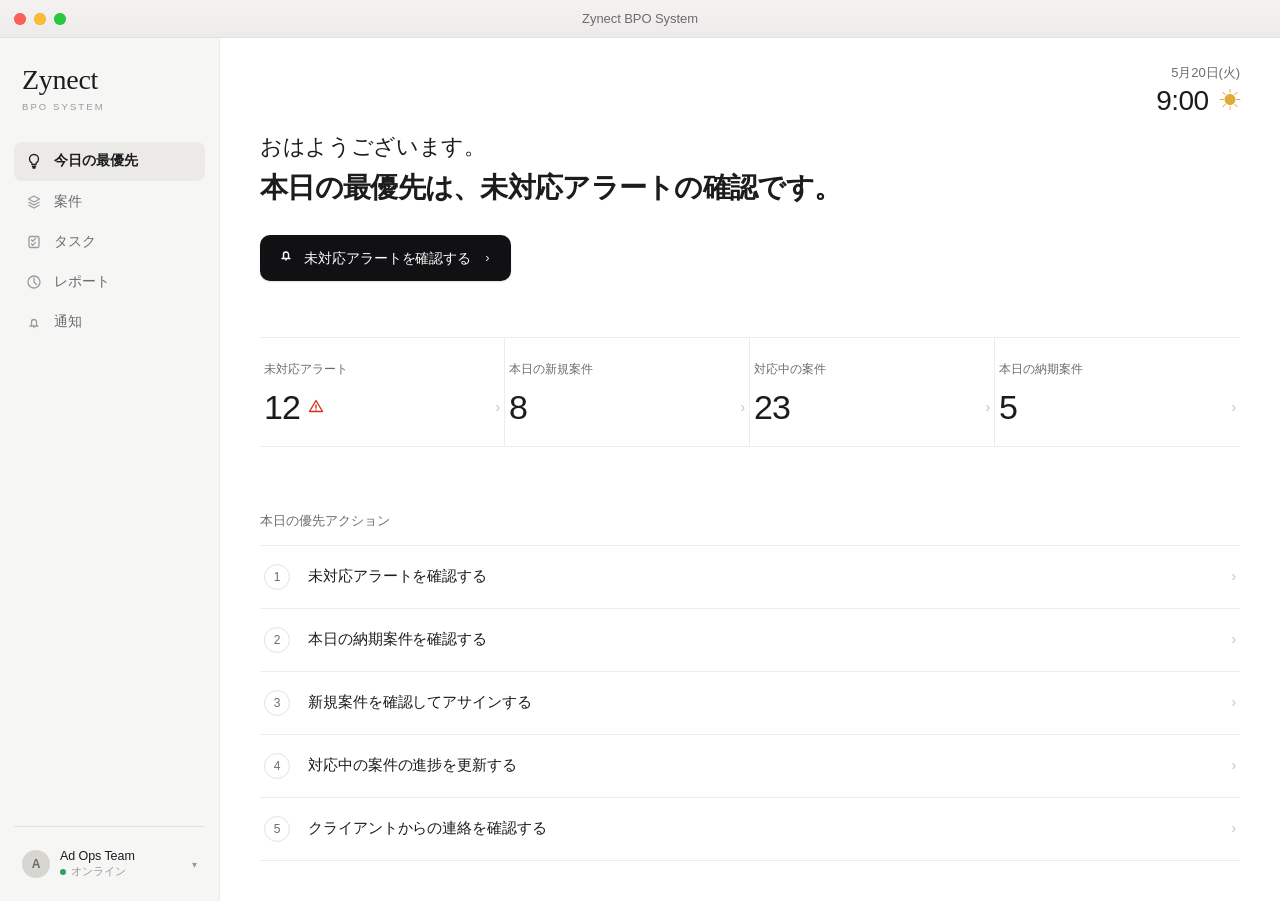
<file: index.html>
<!doctype html>
<html lang="ja">
<head>
  <meta charset="utf-8" />
  <meta name="viewport" content="width=1280" />
  <title>Zynect BPO System</title>
  <link rel="stylesheet" href="css/style.css" />
</head>
<body>

<div class="window">

  <!-- macOS-style titlebar -->
  <div class="titlebar">
    <div class="traffic"><span class="r"></span><span class="y"></span><span class="g"></span></div>
    <div class="titlebar-title">Zynect BPO System</div>
  </div>

  <div class="app">

    <!-- ============ Sidebar ============ -->
    <aside class="sidebar">
      <div class="brand">
        <div class="brand-name">Zynect</div>
        <div class="brand-sub">BPO SYSTEM</div>
      </div>

      <nav class="nav">
        <a class="nav-item active" href="index.html">
          <span class="nav-ico">
            <svg width="16" height="16" viewBox="0 0 16 16" fill="none" stroke="currentColor" stroke-width="1.3" stroke-linecap="round" stroke-linejoin="round">
              <path d="M8 1.5c-2.5 0-4.5 2-4.5 4.5 0 1.7 1 3.2 2.4 4v1.5h4.2V10c1.4-.8 2.4-2.3 2.4-4 0-2.5-2-4.5-4.5-4.5z"/>
              <path d="M6.4 13.5h3.2M7 15h2"/>
            </svg>
          </span>
          今日の最優先
        </a>
        <a class="nav-item" href="focus.html">
          <span class="nav-ico">
            <svg width="16" height="16" viewBox="0 0 16 16" fill="none" stroke="currentColor" stroke-width="1.3" stroke-linejoin="round">
              <path d="M2.5 5l5.5-3 5.5 3-5.5 3z"/>
              <path d="M2.5 8l5.5 3 5.5-3M2.5 11l5.5 3 5.5-3"/>
            </svg>
          </span>
          案件
        </a>
        <a class="nav-item" href="#">
          <span class="nav-ico">
            <svg width="16" height="16" viewBox="0 0 16 16" fill="none" stroke="currentColor" stroke-width="1.3" stroke-linecap="round" stroke-linejoin="round">
              <rect x="3" y="2.5" width="10" height="11" rx="1.5"/>
              <path d="M5.5 6l1.2 1.2L9.5 4.4M5.5 10l1.2 1.2L9.5 8.4"/>
            </svg>
          </span>
          タスク
        </a>
        <a class="nav-item" href="#">
          <span class="nav-ico">
            <svg width="16" height="16" viewBox="0 0 16 16" fill="none" stroke="currentColor" stroke-width="1.3" stroke-linecap="round" stroke-linejoin="round">
              <circle cx="8" cy="8" r="6"/>
              <path d="M8 4v4l2.5 2.5"/>
            </svg>
          </span>
          レポート
        </a>
        <a class="nav-item" href="#">
          <span class="nav-ico">
            <svg width="16" height="16" viewBox="0 0 16 16" fill="none" stroke="currentColor" stroke-width="1.3" stroke-linecap="round" stroke-linejoin="round">
              <path d="M4 12h8M5.5 12V8a2.5 2.5 0 015 0v4M8 12v1.5"/>
            </svg>
          </span>
          通知
        </a>
      </nav>

      <div class="sidebar-foot">
        <div class="user">
          <div class="user-av">A</div>
          <div class="user-meta">
            <div class="user-name">Ad Ops Team</div>
            <div class="user-status"><span class="dot"></span>オンライン</div>
          </div>
          <div class="user-caret">▾</div>
        </div>
      </div>
    </aside>

    <!-- ============ Main ============ -->
    <main class="main">

      <!-- Date/Time (upper right) -->
      <div class="datetime">
        <div class="dt-date">5月20日(火)</div>
        <div class="dt-time">9:00 <span class="sun">☀</span></div>
      </div>

      <!-- Headline: ONE message -->
      <section class="headline">
        <p class="greeting">おはようございます。</p>
        <h1 class="priority-msg">本日の最優先は、未対応アラートの確認です。</h1>
      </section>

      <!-- Single Primary CTA → Level 2 Focus Queue -->
      <a class="cta" href="focus.html?t=alerts">
        <span class="bell">
          <svg width="16" height="16" viewBox="0 0 16 16" fill="none" stroke="currentColor" stroke-width="1.4" stroke-linecap="round" stroke-linejoin="round">
            <path d="M4 11.5h8M5.5 11.5V7.5a2.5 2.5 0 015 0v4M8 11.5v1.5"/>
          </svg>
        </span>
        未対応アラートを確認する
        <span class="arr">›</span>
      </a>

      <!-- KPI strip: each KPI is a doorway to Level 2 -->
      <div class="kpi-strip">
        <a class="kpi" href="focus.html?t=alerts">
          <div class="kpi-label">未対応アラート</div>
          <div class="kpi-row">
            <div class="kpi-value">
              12
              <span class="kpi-warn">
                <svg width="16" height="14" viewBox="0 0 16 14" fill="none" stroke="currentColor" stroke-width="1.4" stroke-linecap="round" stroke-linejoin="round">
                  <path d="M8 1.5l6.5 11h-13z"/>
                  <path d="M8 6v3M8 11v.01"/>
                </svg>
              </span>
            </div>
            <span class="kpi-chev">›</span>
          </div>
        </a>
        <a class="kpi" href="focus.html?t=cases">
          <div class="kpi-label">本日の新規案件</div>
          <div class="kpi-row">
            <div class="kpi-value">8</div>
            <span class="kpi-chev">›</span>
          </div>
        </a>
        <a class="kpi" href="focus.html?t=cases">
          <div class="kpi-label">対応中の案件</div>
          <div class="kpi-row">
            <div class="kpi-value">23</div>
            <span class="kpi-chev">›</span>
          </div>
        </a>
        <a class="kpi" href="focus.html?t=cases">
          <div class="kpi-label">本日の納期案件</div>
          <div class="kpi-row">
            <div class="kpi-value">5</div>
            <span class="kpi-chev">›</span>
          </div>
        </a>
      </div>

      <!-- Priority Actions: each row enters Level 2 (or Level 3 for a known case) -->
      <h2 class="section-title">本日の優先アクション</h2>
      <ol class="action-list">
        <li class="action-row" onclick="location.href='focus.html?t=alerts'">
          <div class="action-num">1</div>
          <div class="action-text">未対応アラートを確認する</div>
          <span class="action-chev">›</span>
        </li>
        <li class="action-row" onclick="location.href='focus.html?t=cases'">
          <div class="action-num">2</div>
          <div class="action-text">本日の納期案件を確認する</div>
          <span class="action-chev">›</span>
        </li>
        <li class="action-row" onclick="location.href='focus.html?t=cases'">
          <div class="action-num">3</div>
          <div class="action-text">新規案件を確認してアサインする</div>
          <span class="action-chev">›</span>
        </li>
        <li class="action-row" onclick="location.href='focus.html?t=cases'">
          <div class="action-num">4</div>
          <div class="action-text">対応中の案件の進捗を更新する</div>
          <span class="action-chev">›</span>
        </li>
        <li class="action-row" onclick="location.href='focus.html?t=cases'">
          <div class="action-num">5</div>
          <div class="action-text">クライアントからの連絡を確認する</div>
          <span class="action-chev">›</span>
        </li>
      </ol>

    </main>
  </div>
</div>

<script src="js/app.js"></script>
</body>
</html>
</file>
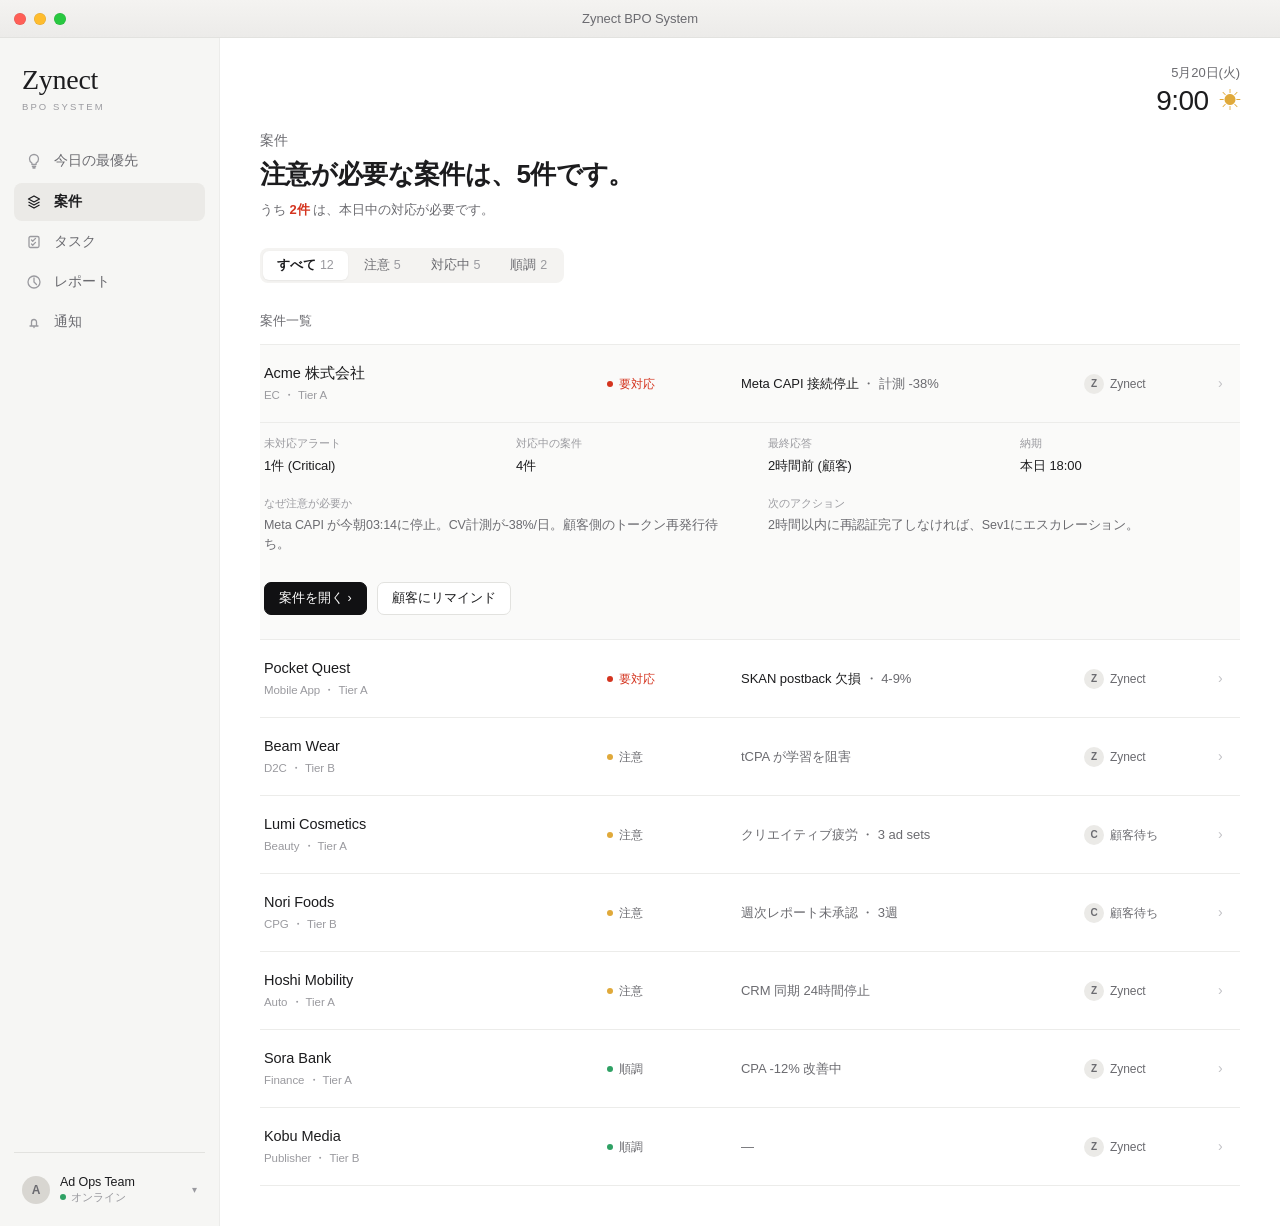
<file: clients.html>
<!doctype html>
<html lang="ja">
<head>
  <meta charset="utf-8" />
  <meta name="viewport" content="width=1280" />
  <title>Zynect BPO System — 案件</title>
  <link rel="stylesheet" href="css/style.css" />
</head>
<body>

<div class="window">

  <!-- macOS-style titlebar -->
  <div class="titlebar">
    <div class="traffic"><span class="r"></span><span class="y"></span><span class="g"></span></div>
    <div class="titlebar-title">Zynect BPO System</div>
  </div>

  <div class="app">

    <!-- ============ Sidebar ============ -->
    <aside class="sidebar">
      <div class="brand">
        <div class="brand-name">Zynect</div>
        <div class="brand-sub">BPO SYSTEM</div>
      </div>

      <nav class="nav">
        <a class="nav-item" href="index.html">
          <span class="nav-ico">
            <svg width="16" height="16" viewBox="0 0 16 16" fill="none" stroke="currentColor" stroke-width="1.3" stroke-linecap="round" stroke-linejoin="round">
              <path d="M8 1.5c-2.5 0-4.5 2-4.5 4.5 0 1.7 1 3.2 2.4 4v1.5h4.2V10c1.4-.8 2.4-2.3 2.4-4 0-2.5-2-4.5-4.5-4.5z"/>
              <path d="M6.4 13.5h3.2M7 15h2"/>
            </svg>
          </span>
          今日の最優先
        </a>
        <a class="nav-item active" href="clients.html">
          <span class="nav-ico">
            <svg width="16" height="16" viewBox="0 0 16 16" fill="none" stroke="currentColor" stroke-width="1.3" stroke-linejoin="round">
              <path d="M2.5 5l5.5-3 5.5 3-5.5 3z"/>
              <path d="M2.5 8l5.5 3 5.5-3M2.5 11l5.5 3 5.5-3"/>
            </svg>
          </span>
          案件
        </a>
        <a class="nav-item" href="#">
          <span class="nav-ico">
            <svg width="16" height="16" viewBox="0 0 16 16" fill="none" stroke="currentColor" stroke-width="1.3" stroke-linecap="round" stroke-linejoin="round">
              <rect x="3" y="2.5" width="10" height="11" rx="1.5"/>
              <path d="M5.5 6l1.2 1.2L9.5 4.4M5.5 10l1.2 1.2L9.5 8.4"/>
            </svg>
          </span>
          タスク
        </a>
        <a class="nav-item" href="#">
          <span class="nav-ico">
            <svg width="16" height="16" viewBox="0 0 16 16" fill="none" stroke="currentColor" stroke-width="1.3" stroke-linecap="round" stroke-linejoin="round">
              <circle cx="8" cy="8" r="6"/>
              <path d="M8 4v4l2.5 2.5"/>
            </svg>
          </span>
          レポート
        </a>
        <a class="nav-item" href="#">
          <span class="nav-ico">
            <svg width="16" height="16" viewBox="0 0 16 16" fill="none" stroke="currentColor" stroke-width="1.3" stroke-linecap="round" stroke-linejoin="round">
              <path d="M4 12h8M5.5 12V8a2.5 2.5 0 015 0v4M8 12v1.5"/>
            </svg>
          </span>
          通知
        </a>
      </nav>

      <div class="sidebar-foot">
        <div class="user">
          <div class="user-av">A</div>
          <div class="user-meta">
            <div class="user-name">Ad Ops Team</div>
            <div class="user-status"><span class="dot"></span>オンライン</div>
          </div>
          <div class="user-caret">▾</div>
        </div>
      </div>
    </aside>

    <!-- ============ Main ============ -->
    <main class="main">

      <!-- Date/Time (upper right) -->
      <div class="datetime">
        <div class="dt-date">5月20日(火)</div>
        <div class="dt-time">9:00 <span class="sun">☀</span></div>
      </div>

      <!-- Headline: ONE message -->
      <section class="page-h">
        <p class="greeting">案件</p>
        <h1 class="priority-msg">注意が必要な案件は、5件です。</h1>
        <p class="subhead">うち <em>2件</em> は、本日中の対応が必要です。</p>
      </section>

      <!-- Minimal segmented filter -->
      <div class="seg">
        <button class="on">すべて<span class="count">12</span></button>
        <button>注意<span class="count">5</span></button>
        <button>対応中<span class="count">5</span></button>
        <button>順調<span class="count">2</span></button>
      </div>

      <!-- Client list — same restraint as action list -->
      <h2 class="section-title">案件一覧</h2>
      <ul class="client-list">

        <li class="client-row expanded" onclick="toggleRow(this)">
          <div>
            <div class="c-name">Acme 株式会社</div>
            <div class="c-meta">EC ・ Tier A</div>
          </div>
          <div class="c-status danger"><span class="dot"></span>要対応</div>
          <div class="c-issue"><em>Meta CAPI 接続停止</em> ・ 計測 -38%</div>
          <div class="c-owner"><span class="c-owner-av">Z</span>Zynect</div>
          <span class="chev-r">›</span>
        </li>
        <div class="client-detail">
          <div class="det-grid">
            <div class="det-block">
              <div class="det-label">未対応アラート</div>
              <div class="det-value">1件 (Critical)</div>
            </div>
            <div class="det-block">
              <div class="det-label">対応中の案件</div>
              <div class="det-value">4件</div>
            </div>
            <div class="det-block">
              <div class="det-label">最終応答</div>
              <div class="det-value">2時間前 (顧客)</div>
            </div>
            <div class="det-block">
              <div class="det-label">納期</div>
              <div class="det-value">本日 18:00</div>
            </div>
            <div class="det-block det-grid-2">
              <div class="det-label">なぜ注意が必要か</div>
              <div class="det-value muted">
                Meta CAPI が今朝03:14に停止。CV計測が-38%/日。顧客側のトークン再発行待ち。
              </div>
            </div>
            <div class="det-block det-grid-2">
              <div class="det-label">次のアクション</div>
              <div class="det-value muted">
                2時間以内に再認証完了しなければ、Sev1にエスカレーション。
              </div>
            </div>
          </div>
          <div class="det-actions">
            <button class="btn-mini dark">案件を開く ›</button>
            <button class="btn-mini">顧客にリマインド</button>
          </div>
        </div>

        <li class="client-row" onclick="toggleRow(this)">
          <div>
            <div class="c-name">Pocket Quest</div>
            <div class="c-meta">Mobile App ・ Tier A</div>
          </div>
          <div class="c-status danger"><span class="dot"></span>要対応</div>
          <div class="c-issue"><em>SKAN postback 欠損</em> ・ 4-9%</div>
          <div class="c-owner"><span class="c-owner-av">Z</span>Zynect</div>
          <span class="chev-r">›</span>
        </li>
        <div class="client-detail"></div>

        <li class="client-row" onclick="toggleRow(this)">
          <div>
            <div class="c-name">Beam Wear</div>
            <div class="c-meta">D2C ・ Tier B</div>
          </div>
          <div class="c-status warn"><span class="dot"></span>注意</div>
          <div class="c-issue">tCPA が学習を阻害</div>
          <div class="c-owner"><span class="c-owner-av">Z</span>Zynect</div>
          <span class="chev-r">›</span>
        </li>
        <div class="client-detail"></div>

        <li class="client-row" onclick="toggleRow(this)">
          <div>
            <div class="c-name">Lumi Cosmetics</div>
            <div class="c-meta">Beauty ・ Tier A</div>
          </div>
          <div class="c-status warn"><span class="dot"></span>注意</div>
          <div class="c-issue">クリエイティブ疲労 ・ 3 ad sets</div>
          <div class="c-owner"><span class="c-owner-av">C</span>顧客待ち</div>
          <span class="chev-r">›</span>
        </li>
        <div class="client-detail"></div>

        <li class="client-row" onclick="toggleRow(this)">
          <div>
            <div class="c-name">Nori Foods</div>
            <div class="c-meta">CPG ・ Tier B</div>
          </div>
          <div class="c-status warn"><span class="dot"></span>注意</div>
          <div class="c-issue">週次レポート未承認 ・ 3週</div>
          <div class="c-owner"><span class="c-owner-av">C</span>顧客待ち</div>
          <span class="chev-r">›</span>
        </li>
        <div class="client-detail"></div>

        <li class="client-row" onclick="toggleRow(this)">
          <div>
            <div class="c-name">Hoshi Mobility</div>
            <div class="c-meta">Auto ・ Tier A</div>
          </div>
          <div class="c-status warn"><span class="dot"></span>注意</div>
          <div class="c-issue">CRM 同期 24時間停止</div>
          <div class="c-owner"><span class="c-owner-av">Z</span>Zynect</div>
          <span class="chev-r">›</span>
        </li>
        <div class="client-detail"></div>

        <li class="client-row" onclick="toggleRow(this)">
          <div>
            <div class="c-name">Sora Bank</div>
            <div class="c-meta">Finance ・ Tier A</div>
          </div>
          <div class="c-status ok"><span class="dot"></span>順調</div>
          <div class="c-issue">CPA -12% 改善中</div>
          <div class="c-owner"><span class="c-owner-av">Z</span>Zynect</div>
          <span class="chev-r">›</span>
        </li>
        <div class="client-detail"></div>

        <li class="client-row" onclick="toggleRow(this)">
          <div>
            <div class="c-name">Kobu Media</div>
            <div class="c-meta">Publisher ・ Tier B</div>
          </div>
          <div class="c-status ok"><span class="dot"></span>順調</div>
          <div class="c-issue">—</div>
          <div class="c-owner"><span class="c-owner-av">Z</span>Zynect</div>
          <span class="chev-r">›</span>
        </li>
        <div class="client-detail"></div>

      </ul>

    </main>
  </div>
</div>

<script src="js/app.js"></script>
</body>
</html>
</file>
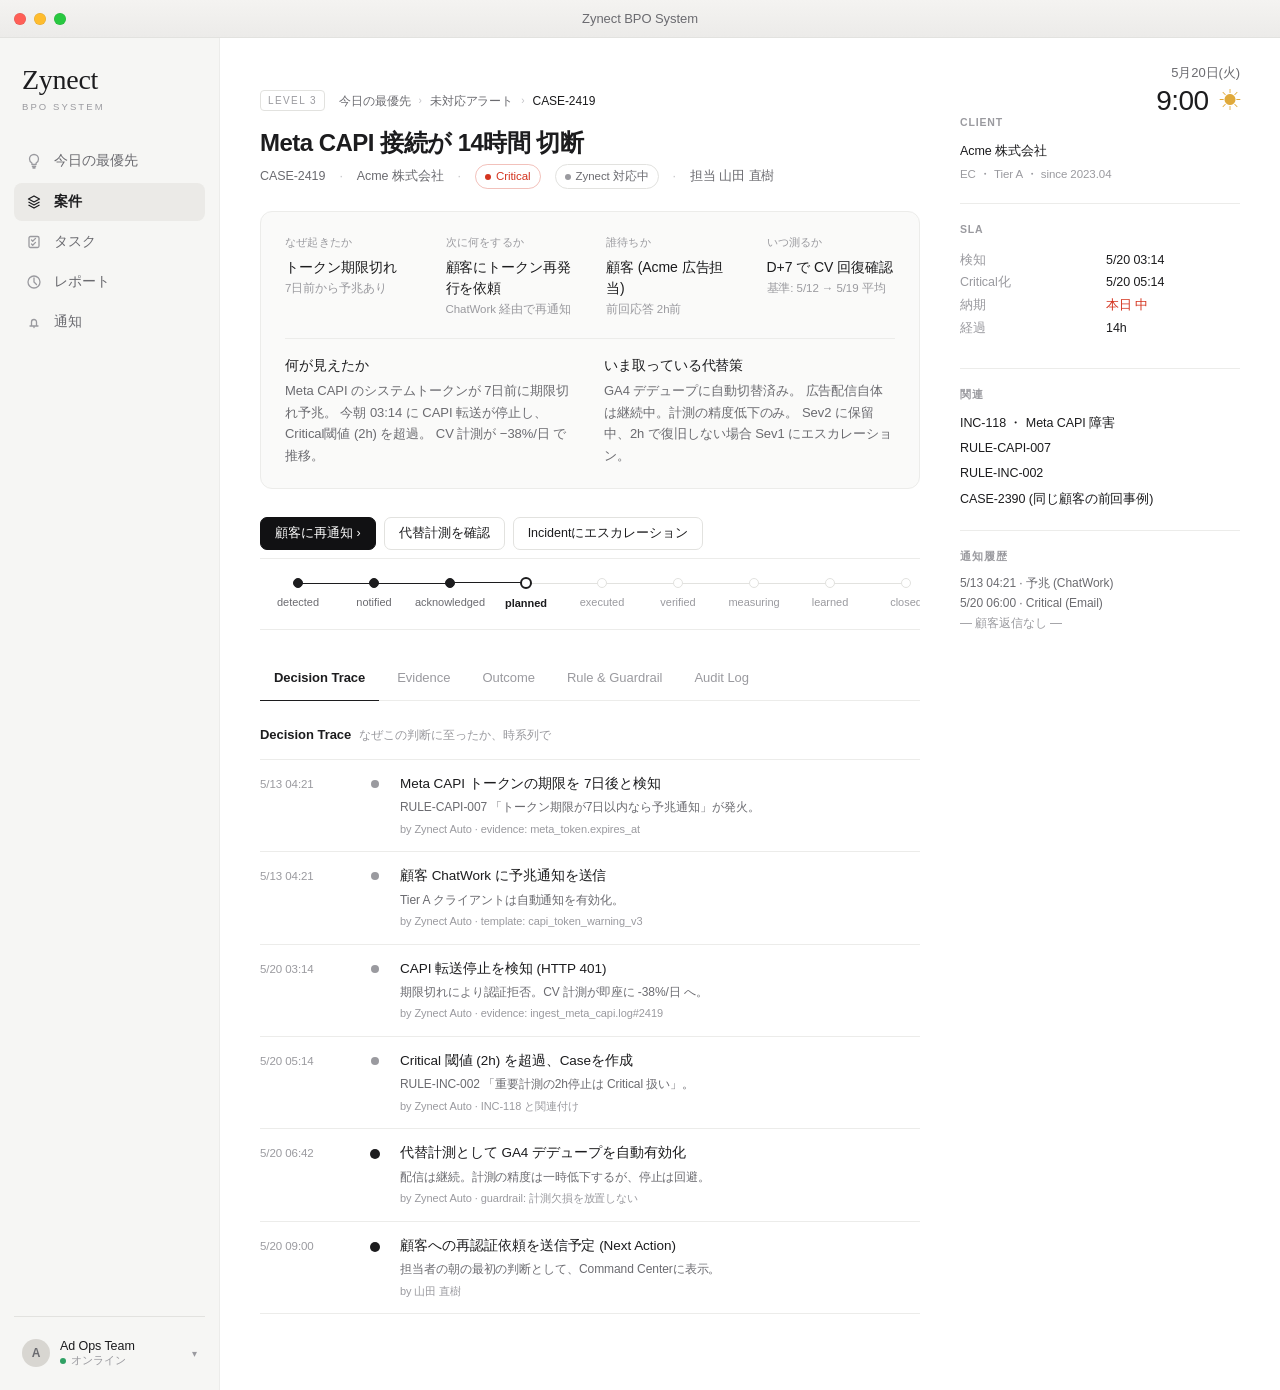
<file: detail.html>
<!doctype html>
<html lang="ja">
<head>
  <meta charset="utf-8" />
  <meta name="viewport" content="width=1280" />
  <title>Zynect BPO System — Case Detail</title>
  <link rel="stylesheet" href="css/style.css" />
</head>
<body>

<div class="window">

  <!-- macOS-style titlebar -->
  <div class="titlebar">
    <div class="traffic"><span class="r"></span><span class="y"></span><span class="g"></span></div>
    <div class="titlebar-title">Zynect BPO System</div>
  </div>

  <div class="app">

    <!-- ============ Sidebar ============ -->
    <aside class="sidebar">
      <div class="brand">
        <div class="brand-name">Zynect</div>
        <div class="brand-sub">BPO SYSTEM</div>
      </div>

      <nav class="nav">
        <a class="nav-item" href="index.html">
          <span class="nav-ico">
            <svg width="16" height="16" viewBox="0 0 16 16" fill="none" stroke="currentColor" stroke-width="1.3" stroke-linecap="round" stroke-linejoin="round">
              <path d="M8 1.5c-2.5 0-4.5 2-4.5 4.5 0 1.7 1 3.2 2.4 4v1.5h4.2V10c1.4-.8 2.4-2.3 2.4-4 0-2.5-2-4.5-4.5-4.5z"/>
              <path d="M6.4 13.5h3.2M7 15h2"/>
            </svg>
          </span>
          今日の最優先
        </a>
        <a class="nav-item active" href="focus.html">
          <span class="nav-ico">
            <svg width="16" height="16" viewBox="0 0 16 16" fill="none" stroke="currentColor" stroke-width="1.3" stroke-linejoin="round">
              <path d="M2.5 5l5.5-3 5.5 3-5.5 3z"/>
              <path d="M2.5 8l5.5 3 5.5-3M2.5 11l5.5 3 5.5-3"/>
            </svg>
          </span>
          案件
        </a>
        <a class="nav-item" href="#">
          <span class="nav-ico">
            <svg width="16" height="16" viewBox="0 0 16 16" fill="none" stroke="currentColor" stroke-width="1.3" stroke-linecap="round" stroke-linejoin="round">
              <rect x="3" y="2.5" width="10" height="11" rx="1.5"/>
              <path d="M5.5 6l1.2 1.2L9.5 4.4M5.5 10l1.2 1.2L9.5 8.4"/>
            </svg>
          </span>
          タスク
        </a>
        <a class="nav-item" href="#">
          <span class="nav-ico">
            <svg width="16" height="16" viewBox="0 0 16 16" fill="none" stroke="currentColor" stroke-width="1.3" stroke-linecap="round" stroke-linejoin="round">
              <circle cx="8" cy="8" r="6"/>
              <path d="M8 4v4l2.5 2.5"/>
            </svg>
          </span>
          レポート
        </a>
        <a class="nav-item" href="#">
          <span class="nav-ico">
            <svg width="16" height="16" viewBox="0 0 16 16" fill="none" stroke="currentColor" stroke-width="1.3" stroke-linecap="round" stroke-linejoin="round">
              <path d="M4 12h8M5.5 12V8a2.5 2.5 0 015 0v4M8 12v1.5"/>
            </svg>
          </span>
          通知
        </a>
      </nav>

      <div class="sidebar-foot">
        <div class="user">
          <div class="user-av">A</div>
          <div class="user-meta">
            <div class="user-name">Ad Ops Team</div>
            <div class="user-status"><span class="dot"></span>オンライン</div>
          </div>
          <div class="user-caret">▾</div>
        </div>
      </div>
    </aside>

    <!-- ============ Main ============ -->
    <main class="main">

      <!-- Date/Time -->
      <div class="datetime">
        <div class="dt-date">5月20日(火)</div>
        <div class="dt-time">9:00 <span class="sun">☀</span></div>
      </div>

      <!-- Breadcrumb: Level 3 -->
      <div class="crumb-bar">
        <span class="lvl">Level 3</span>
        <a href="index.html">今日の最優先</a>
        <span class="sep">›</span>
        <a href="focus.html?t=alerts">未対応アラート</a>
        <span class="sep">›</span>
        <span class="here">CASE-2419</span>
      </div>

      <div class="detail-grid">

        <!-- === Left: main detail === -->
        <div>

          <!-- Detail head — answers the 4 questions (why / next / who / when) -->
          <section class="detail-head">
            <h1 class="detail-name">Meta CAPI 接続が 14時間 切断</h1>
            <div class="detail-meta">
              <span>CASE-2419</span>
              <span class="sep">·</span>
              <span>Acme 株式会社</span>
              <span class="sep">·</span>
              <span class="pill danger"><span class="dot"></span>Critical</span>
              <span class="pill wait"><span class="dot"></span>Zynect 対応中</span>
              <span class="sep">·</span>
              <span>担当 山田 直樹</span>
            </div>
          </section>

          <!-- Summary panel — the FOUR questions answered -->
          <section class="summary-panel">
            <div class="sp-grid">
              <div class="sp-block">
                <div class="sp-label">なぜ起きたか</div>
                <div class="sp-value">トークン期限切れ</div>
                <div class="sp-sub">7日前から予兆あり</div>
              </div>
              <div class="sp-block">
                <div class="sp-label">次に何をするか</div>
                <div class="sp-value">顧客にトークン再発行を依頼</div>
                <div class="sp-sub">ChatWork 経由で再通知</div>
              </div>
              <div class="sp-block">
                <div class="sp-label">誰待ちか</div>
                <div class="sp-value">顧客 (Acme 広告担当)</div>
                <div class="sp-sub">前回応答 2h前</div>
              </div>
              <div class="sp-block">
                <div class="sp-label">いつ測るか</div>
                <div class="sp-value">D+7 で CV 回復確認</div>
                <div class="sp-sub">基準: 5/12 → 5/19 平均</div>
              </div>

              <div class="sp-why">
                <div>
                  <div class="sp-label">何が見えたか</div>
                  <div class="sp-text">
                    Meta CAPI のシステムトークンが 7日前に期限切れ予兆。
                    今朝 03:14 に CAPI 転送が停止し、Critical閾値 (2h) を超過。
                    CV 計測が −38%/日 で推移。
                  </div>
                </div>
                <div>
                  <div class="sp-label">いま取っている代替策</div>
                  <div class="sp-text">
                    GA4 デデュープに自動切替済み。
                    広告配信自体は継続中。計測の精度低下のみ。
                    Sev2 に保留中、2h で復旧しない場合 Sev1 にエスカレーション。
                  </div>
                </div>
              </div>
            </div>
          </section>

          <!-- Action bar -->
          <div class="detail-actions">
            <button class="btn-mini dark">顧客に再通知 ›</button>
            <button class="btn-mini">代替計測を確認</button>
            <button class="btn-mini">Incidentにエスカレーション</button>
          </div>

          <!-- State machine (9 states) -->
          <div class="states">
            <div class="state done"><div class="s-dot"></div>detected</div>
            <div class="state done"><div class="s-dot"></div>notified</div>
            <div class="state done"><div class="s-dot"></div>acknowledged</div>
            <div class="state now"><div class="s-dot"></div>planned</div>
            <div class="state"><div class="s-dot"></div>executed</div>
            <div class="state"><div class="s-dot"></div>verified</div>
            <div class="state"><div class="s-dot"></div>measuring</div>
            <div class="state"><div class="s-dot"></div>learned</div>
            <div class="state"><div class="s-dot"></div>closed</div>
          </div>

          <!-- Detail tabs: enter Level 4 -->
          <div class="dtabs" id="dtabs">
            <a class="dtab on"  data-pane="trace">Decision Trace</a>
            <a class="dtab"     data-pane="evidence">Evidence</a>
            <a class="dtab"     data-pane="outcome">Outcome</a>
            <a class="dtab"     data-pane="rule">Rule & Guardrail</a>
            <a class="dtab"     data-pane="audit">Audit Log</a>
          </div>

          <!-- ============================================
               Level 4 panes
               ============================================ -->

          <!-- === Decision Trace === -->
          <section class="l4-section pane" data-pane="trace">
            <h3>Decision Trace <span class="h-sub">なぜこの判断に至ったか、時系列で</span></h3>
            <div class="trace">

              <div class="trace-step">
                <div class="trace-when">5/13 04:21</div>
                <div class="trace-dot"></div>
                <div>
                  <div class="trace-what">Meta CAPI トークンの期限を 7日後と検知</div>
                  <div class="trace-why">RULE-CAPI-007 「トークン期限が7日以内なら予兆通知」が発火。</div>
                  <div class="trace-by">by Zynect Auto · evidence: meta_token.expires_at</div>
                </div>
              </div>

              <div class="trace-step">
                <div class="trace-when">5/13 04:21</div>
                <div class="trace-dot"></div>
                <div>
                  <div class="trace-what">顧客 ChatWork に予兆通知を送信</div>
                  <div class="trace-why">Tier A クライアントは自動通知を有効化。</div>
                  <div class="trace-by">by Zynect Auto · template: capi_token_warning_v3</div>
                </div>
              </div>

              <div class="trace-step">
                <div class="trace-when">5/20 03:14</div>
                <div class="trace-dot"></div>
                <div>
                  <div class="trace-what">CAPI 転送停止を検知 (HTTP 401)</div>
                  <div class="trace-why">期限切れにより認証拒否。CV 計測が即座に -38%/日 へ。</div>
                  <div class="trace-by">by Zynect Auto · evidence: ingest_meta_capi.log#2419</div>
                </div>
              </div>

              <div class="trace-step">
                <div class="trace-when">5/20 05:14</div>
                <div class="trace-dot"></div>
                <div>
                  <div class="trace-what">Critical 閾値 (2h) を超過、Caseを作成</div>
                  <div class="trace-why">RULE-INC-002 「重要計測の2h停止は Critical 扱い」。</div>
                  <div class="trace-by">by Zynect Auto · INC-118 と関連付け</div>
                </div>
              </div>

              <div class="trace-step cur">
                <div class="trace-when">5/20 06:42</div>
                <div class="trace-dot"></div>
                <div>
                  <div class="trace-what">代替計測として GA4 デデュープを自動有効化</div>
                  <div class="trace-why">配信は継続。計測の精度は一時低下するが、停止は回避。</div>
                  <div class="trace-by">by Zynect Auto · guardrail: 計測欠損を放置しない</div>
                </div>
              </div>

              <div class="trace-step cur">
                <div class="trace-when">5/20 09:00</div>
                <div class="trace-dot"></div>
                <div>
                  <div class="trace-what">顧客への再認証依頼を送信予定 (Next Action)</div>
                  <div class="trace-why">担当者の朝の最初の判断として、Command Centerに表示。</div>
                  <div class="trace-by">by 山田 直樹</div>
                </div>
              </div>

            </div>
          </section>

          <!-- === Evidence === -->
          <section class="l4-section pane" data-pane="evidence" style="display:none;">
            <h3>Evidence <span class="h-sub">この判断の根拠となった API レスポンス・メトリクス</span></h3>

            <div class="evidence">

              <div class="ev-card">
                <div class="ev-head">
                  <div class="ev-title">Meta Graph API · /act_xxx/events</div>
                  <div class="ev-source">取得: 5/20 03:14:08 JST</div>
                </div>
                <div class="ev-body">HTTP/1.1 401 Unauthorized
{
  "error": {
    "message": "Error validating access token: Session expired",
    "type": "OAuthException",
    "code": 190,
    "error_subcode": 463
  }
}</div>
              </div>

              <div class="ev-card">
                <div class="ev-head">
                  <div class="ev-title">CV 計測 (24時間)</div>
                  <div class="ev-source">source: ingest_meta_insights</div>
                </div>
                <div class="ev-metric">
                  <div>
                    <div class="ev-m-label">Baseline (7日平均)</div>
                    <div class="ev-m-value">1,842</div>
                  </div>
                  <div>
                    <div class="ev-m-label">Current</div>
                    <div class="ev-m-value down">1,142</div>
                  </div>
                  <div>
                    <div class="ev-m-label">Δ</div>
                    <div class="ev-m-value down">−38.0%</div>
                  </div>
                </div>
              </div>

              <div class="ev-card">
                <div class="ev-head">
                  <div class="ev-title">トークン状態 (履歴)</div>
                  <div class="ev-source">source: meta_token_state</div>
                </div>
                <div class="ev-body">5/13 04:21  expires_at = 2025-05-20T03:00:00Z   warn (7d)
5/20 03:00  expires_at reached                  ✕ expired
5/20 03:14  refresh attempt                     ✕ no user grant
5/20 06:42  fallback: GA4 dedup                 ✓ active</div>
              </div>

              <div class="ev-card">
                <div class="ev-head">
                  <div class="ev-title">配信状態</div>
                  <div class="ev-source">source: meta_delivery_check</div>
                </div>
                <div class="ev-metric">
                  <div>
                    <div class="ev-m-label">Impressions / h</div>
                    <div class="ev-m-value">12,840</div>
                  </div>
                  <div>
                    <div class="ev-m-label">Spend / h</div>
                    <div class="ev-m-value">¥18,420</div>
                  </div>
                  <div>
                    <div class="ev-m-label">配信ヘルス</div>
                    <div class="ev-m-value up">正常</div>
                  </div>
                </div>
              </div>

            </div>
          </section>

          <!-- === Outcome === -->
          <section class="l4-section pane" data-pane="outcome" style="display:none;">
            <h3>Outcome <span class="h-sub">対応の効果を D+7 / D+14 / D+28 で測定</span></h3>

            <div class="outcome-timeline">
              <div class="ot-col now">
                <div class="ot-when"><span class="badge">D+7</span>5/27 測定予定</div>
                <div class="ot-metric">—</div>
                <div class="ot-note">CV 回復確認。基準: Baseline 1,842 / 日。</div>
              </div>
              <div class="ot-col pending">
                <div class="ot-when"><span class="badge">D+14</span>6/3 測定予定</div>
                <div class="ot-metric">—</div>
                <div class="ot-note">広告効果学習の再収束を確認。CPA Δ ±5% 以内が目標。</div>
              </div>
              <div class="ot-col pending">
                <div class="ot-when"><span class="badge">D+28</span>6/17 測定予定</div>
                <div class="ot-metric">—</div>
                <div class="ot-note">トークン運用ルールの改善効果を確認。</div>
              </div>
            </div>

            <div class="evidence" style="grid-template-columns: 1fr;">
              <div class="ev-card">
                <div class="ev-head">
                  <div class="ev-title">想定インパクト</div>
                  <div class="ev-source">対応しなかった場合の試算</div>
                </div>
                <div class="ev-metric">
                  <div>
                    <div class="ev-m-label">CV 損失 / 日</div>
                    <div class="ev-m-value down">−700</div>
                  </div>
                  <div>
                    <div class="ev-m-label">広告費の無効計測</div>
                    <div class="ev-m-value down">¥420k / 日</div>
                  </div>
                  <div>
                    <div class="ev-m-label">CPA 誤差</div>
                    <div class="ev-m-value down">+38%</div>
                  </div>
                </div>
              </div>
            </div>
          </section>

          <!-- === Rule & Guardrail === -->
          <section class="l4-section pane" data-pane="rule" style="display:none;">
            <h3>関連ルール <span class="h-sub">この Case を引き起こした・守ったルール</span></h3>
            <div class="rq-list">
              <div class="rq-row ok">
                <span class="rq-check">✓</span>
                <span class="rq-label">RULE-CAPI-007 ・ トークン期限が7日以内なら予兆通知</span>
                <span class="rq-note">5/13 発火済</span>
              </div>
              <div class="rq-row ok">
                <span class="rq-check">✓</span>
                <span class="rq-label">RULE-INC-002 ・ 重要計測の2h停止は Critical 扱い</span>
                <span class="rq-note">5/20 05:14 発火</span>
              </div>
              <div class="rq-row miss">
                <span class="rq-check">!</span>
                <span class="rq-label">RULE-CAPI-021 ・ measurement window が未設定</span>
                <span class="rq-note">未マップ</span>
              </div>
            </div>

            <h3 style="margin-top: 28px;">Guardrail <span class="h-sub">この対応で守られるべき基準</span></h3>
            <div class="guardrail">
              <div class="gr-block">
                <div class="gr-label">配信は止めない</div>
                <div class="gr-value">遵守中</div>
                <div class="gr-sub">配信ヘルス 正常</div>
              </div>
              <div class="gr-block">
                <div class="gr-label">計測欠損を放置しない</div>
                <div class="gr-value">代替計測 有効</div>
                <div class="gr-sub">GA4 デデュープ</div>
              </div>
              <div class="gr-block">
                <div class="gr-label">2h で復旧しない場合エスカレーション</div>
                <div class="gr-value">猶予 残り 0h</div>
                <div class="gr-sub">Sev1 切替が近い</div>
              </div>
            </div>
          </section>

          <!-- === Audit Log === -->
          <section class="l4-section pane" data-pane="audit" style="display:none;">
            <h3>Audit Log <span class="h-sub">誰が・いつ・何をしたかの完全な履歴</span></h3>
            <div class="audit">
              <div class="audit-row">
                <span class="audit-when">5/20 09:00</span>
                <span>Case を閲覧</span>
                <span class="audit-who">山田 直樹</span>
              </div>
              <div class="audit-row">
                <span class="audit-when">5/20 06:42</span>
                <span>GA4 デデュープを自動有効化</span>
                <span class="audit-who">Zynect Auto</span>
              </div>
              <div class="audit-row">
                <span class="audit-when">5/20 05:14</span>
                <span>Case を Critical で作成 (INC-118 と関連付け)</span>
                <span class="audit-who">Zynect Auto</span>
              </div>
              <div class="audit-row">
                <span class="audit-when">5/20 03:14</span>
                <span>Meta CAPI 401 を記録</span>
                <span class="audit-who">Zynect Auto</span>
              </div>
              <div class="audit-row">
                <span class="audit-when">5/13 04:21</span>
                <span>予兆通知を顧客 ChatWork に送信</span>
                <span class="audit-who">Zynect Auto</span>
              </div>
            </div>
          </section>

        </div>

        <!-- === Right: sticky context === -->
        <aside class="detail-side">

          <div class="side-block">
            <div class="side-label">CLIENT</div>
            <div class="side-list">
              <a href="#">Acme 株式会社</a>
              <span style="font-size:11.5px; color: var(--text-3);">EC ・ Tier A ・ since 2023.04</span>
            </div>
          </div>

          <div class="side-block">
            <div class="side-label">SLA</div>
            <dl class="side-kv">
              <dt>検知</dt><dd>5/20 03:14</dd>
              <dt>Critical化</dt><dd>5/20 05:14</dd>
              <dt>納期</dt><dd style="color: var(--red);">本日 中</dd>
              <dt>経過</dt><dd>14h</dd>
            </dl>
          </div>

          <div class="side-block">
            <div class="side-label">関連</div>
            <div class="side-list">
              <a href="#">INC-118 ・ Meta CAPI 障害</a>
              <a href="#">RULE-CAPI-007</a>
              <a href="#">RULE-INC-002</a>
              <a href="#">CASE-2390 (同じ顧客の前回事例)</a>
            </div>
          </div>

          <div class="side-block">
            <div class="side-label">通知履歴</div>
            <div class="side-list" style="font-size:12px;">
              <div>5/13 04:21 · 予兆 (ChatWork)</div>
              <div>5/20 06:00 · Critical (Email)</div>
              <div style="color: var(--text-3);">— 顧客返信なし —</div>
            </div>
          </div>

        </aside>

      </div>

    </main>
  </div>
</div>

<script src="js/app.js"></script>
<script>
  // Tab switching for Level 4 panes
  (function () {
    var tabs = document.querySelectorAll('.dtab');
    var panes = document.querySelectorAll('.pane');
    tabs.forEach(function (t) {
      t.addEventListener('click', function () {
        tabs.forEach(function (x) { x.classList.remove('on'); });
        t.classList.add('on');
        var name = t.getAttribute('data-pane');
        panes.forEach(function (p) {
          p.style.display = (p.getAttribute('data-pane') === name) ? '' : 'none';
        });
      });
    });
  })();
</script>
</body>
</html>
</file>
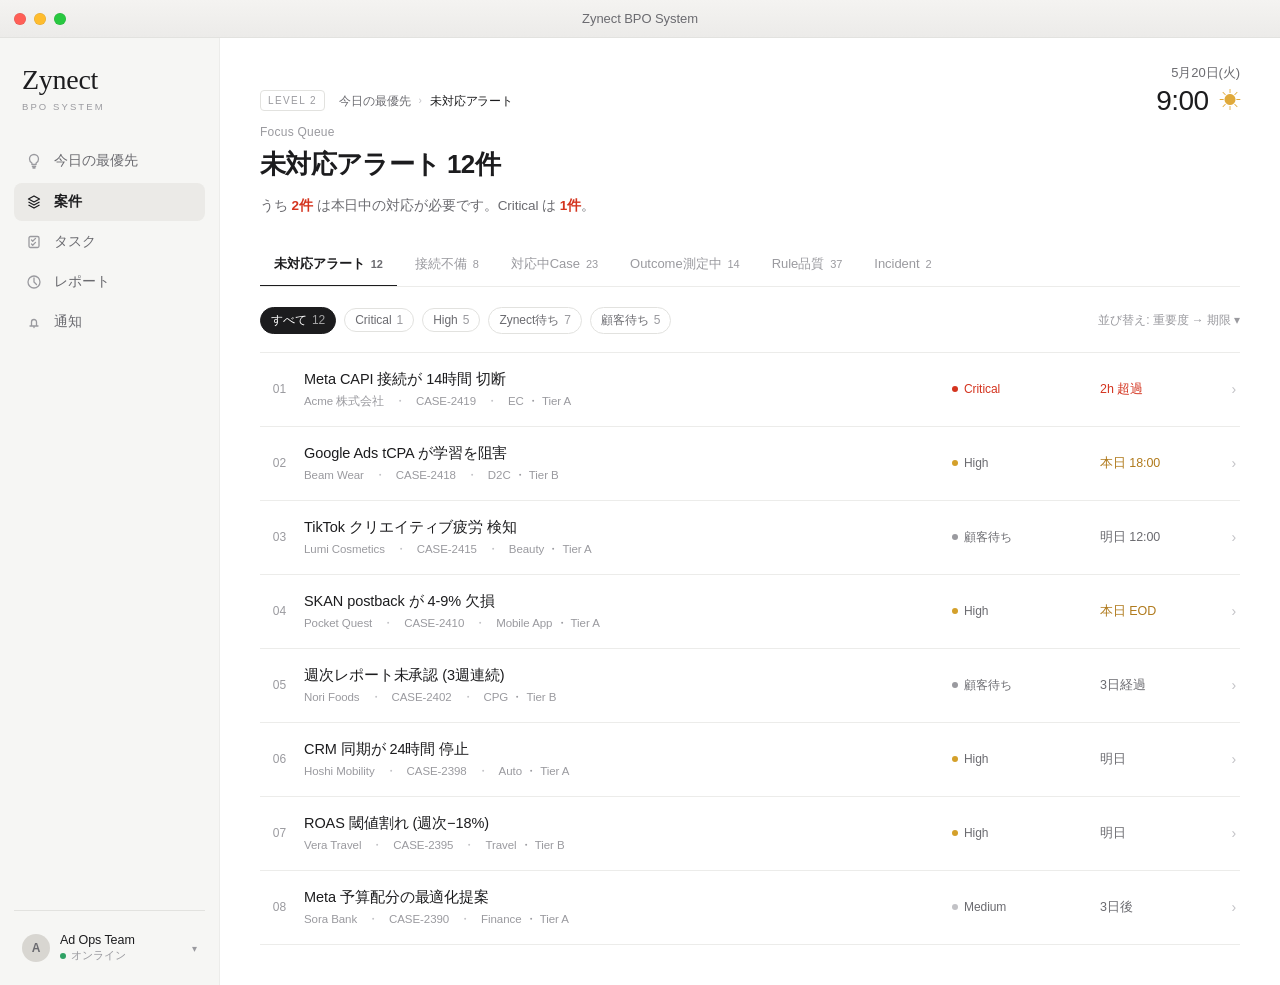
<file: focus.html>
<!doctype html>
<html lang="ja">
<head>
  <meta charset="utf-8" />
  <meta name="viewport" content="width=1280" />
  <title>Zynect BPO System — Focus</title>
  <link rel="stylesheet" href="css/style.css" />
</head>
<body>

<div class="window">

  <!-- macOS-style titlebar -->
  <div class="titlebar">
    <div class="traffic"><span class="r"></span><span class="y"></span><span class="g"></span></div>
    <div class="titlebar-title">Zynect BPO System</div>
  </div>

  <div class="app">

    <!-- ============ Sidebar ============ -->
    <aside class="sidebar">
      <div class="brand">
        <div class="brand-name">Zynect</div>
        <div class="brand-sub">BPO SYSTEM</div>
      </div>

      <nav class="nav">
        <a class="nav-item" href="index.html">
          <span class="nav-ico">
            <svg width="16" height="16" viewBox="0 0 16 16" fill="none" stroke="currentColor" stroke-width="1.3" stroke-linecap="round" stroke-linejoin="round">
              <path d="M8 1.5c-2.5 0-4.5 2-4.5 4.5 0 1.7 1 3.2 2.4 4v1.5h4.2V10c1.4-.8 2.4-2.3 2.4-4 0-2.5-2-4.5-4.5-4.5z"/>
              <path d="M6.4 13.5h3.2M7 15h2"/>
            </svg>
          </span>
          今日の最優先
        </a>
        <a class="nav-item active" href="focus.html">
          <span class="nav-ico">
            <svg width="16" height="16" viewBox="0 0 16 16" fill="none" stroke="currentColor" stroke-width="1.3" stroke-linejoin="round">
              <path d="M2.5 5l5.5-3 5.5 3-5.5 3z"/>
              <path d="M2.5 8l5.5 3 5.5-3M2.5 11l5.5 3 5.5-3"/>
            </svg>
          </span>
          案件
        </a>
        <a class="nav-item" href="#">
          <span class="nav-ico">
            <svg width="16" height="16" viewBox="0 0 16 16" fill="none" stroke="currentColor" stroke-width="1.3" stroke-linecap="round" stroke-linejoin="round">
              <rect x="3" y="2.5" width="10" height="11" rx="1.5"/>
              <path d="M5.5 6l1.2 1.2L9.5 4.4M5.5 10l1.2 1.2L9.5 8.4"/>
            </svg>
          </span>
          タスク
        </a>
        <a class="nav-item" href="#">
          <span class="nav-ico">
            <svg width="16" height="16" viewBox="0 0 16 16" fill="none" stroke="currentColor" stroke-width="1.3" stroke-linecap="round" stroke-linejoin="round">
              <circle cx="8" cy="8" r="6"/>
              <path d="M8 4v4l2.5 2.5"/>
            </svg>
          </span>
          レポート
        </a>
        <a class="nav-item" href="#">
          <span class="nav-ico">
            <svg width="16" height="16" viewBox="0 0 16 16" fill="none" stroke="currentColor" stroke-width="1.3" stroke-linecap="round" stroke-linejoin="round">
              <path d="M4 12h8M5.5 12V8a2.5 2.5 0 015 0v4M8 12v1.5"/>
            </svg>
          </span>
          通知
        </a>
      </nav>

      <div class="sidebar-foot">
        <div class="user">
          <div class="user-av">A</div>
          <div class="user-meta">
            <div class="user-name">Ad Ops Team</div>
            <div class="user-status"><span class="dot"></span>オンライン</div>
          </div>
          <div class="user-caret">▾</div>
        </div>
      </div>
    </aside>

    <!-- ============ Main ============ -->
    <main class="main">

      <!-- Date/Time -->
      <div class="datetime">
        <div class="dt-date">5月20日(火)</div>
        <div class="dt-time">9:00 <span class="sun">☀</span></div>
      </div>

      <!-- Breadcrumb: Level 2 -->
      <div class="crumb-bar">
        <span class="lvl">Level 2</span>
        <a href="index.html">今日の最優先</a>
        <span class="sep">›</span>
        <span class="here" id="crumb-here">未対応アラート</span>
      </div>

      <!-- Focus Head -->
      <section class="focus-head">
        <div class="focus-eyebrow">Focus Queue</div>
        <h1 class="focus-title" id="focus-title">未対応アラート 12件</h1>
        <p class="focus-sub" id="focus-sub">うち <em>2件</em> は本日中の対応が必要です。Critical は <em>1件</em>。</p>
      </section>

      <!-- Theme tabs: pick ONE theme. -->
      <div class="theme-tabs">
        <a class="theme-tab on"  href="focus.html?t=alerts">未対応アラート<span class="n">12</span></a>
        <a class="theme-tab"     href="focus.html?t=connections">接続不備<span class="n">8</span></a>
        <a class="theme-tab"     href="focus.html?t=cases">対応中Case<span class="n">23</span></a>
        <a class="theme-tab"     href="focus.html?t=outcomes">Outcome測定中<span class="n">14</span></a>
        <a class="theme-tab"     href="focus.html?t=rules">Rule品質<span class="n">37</span></a>
        <a class="theme-tab"     href="focus.html?t=incidents">Incident<span class="n">2</span></a>
      </div>

      <!-- Sub-filter for the chosen theme -->
      <div class="subfilter" id="subfilter">
        <button class="chip on">すべて <span class="n">12</span></button>
        <button class="chip">Critical <span class="n">1</span></button>
        <button class="chip">High <span class="n">5</span></button>
        <button class="chip">Zynect待ち <span class="n">7</span></button>
        <button class="chip">顧客待ち <span class="n">5</span></button>
        <div class="spacer"></div>
        <span class="sort">並び替え: 重要度 → 期限  ▾</span>
      </div>

      <!-- Queue list -->
      <ul class="q-list" id="q-list">

        <li class="q-row" onclick="location.href='detail.html?case=2419'">
          <div class="q-num">01</div>
          <div class="q-main">
            <div class="q-title">Meta CAPI 接続が 14時間 切断</div>
            <div class="q-meta">
              <span>Acme 株式会社</span>
              <span class="sep">CASE-2419</span>
              <span class="sep">EC ・ Tier A</span>
            </div>
          </div>
          <div class="q-status danger"><span class="dot"></span>Critical</div>
          <div class="q-due over">2h 超過</div>
          <span class="chev-r">›</span>
        </li>

        <li class="q-row" onclick="location.href='detail.html?case=2418'">
          <div class="q-num">02</div>
          <div class="q-main">
            <div class="q-title">Google Ads tCPA が学習を阻害</div>
            <div class="q-meta">
              <span>Beam Wear</span>
              <span class="sep">CASE-2418</span>
              <span class="sep">D2C ・ Tier B</span>
            </div>
          </div>
          <div class="q-status warn"><span class="dot"></span>High</div>
          <div class="q-due today">本日 18:00</div>
          <span class="chev-r">›</span>
        </li>

        <li class="q-row" onclick="location.href='detail.html?case=2415'">
          <div class="q-num">03</div>
          <div class="q-main">
            <div class="q-title">TikTok クリエイティブ疲労 検知</div>
            <div class="q-meta">
              <span>Lumi Cosmetics</span>
              <span class="sep">CASE-2415</span>
              <span class="sep">Beauty ・ Tier A</span>
            </div>
          </div>
          <div class="q-status wait"><span class="dot"></span>顧客待ち</div>
          <div class="q-due">明日 12:00</div>
          <span class="chev-r">›</span>
        </li>

        <li class="q-row" onclick="location.href='detail.html?case=2410'">
          <div class="q-num">04</div>
          <div class="q-main">
            <div class="q-title">SKAN postback が 4-9% 欠損</div>
            <div class="q-meta">
              <span>Pocket Quest</span>
              <span class="sep">CASE-2410</span>
              <span class="sep">Mobile App ・ Tier A</span>
            </div>
          </div>
          <div class="q-status warn"><span class="dot"></span>High</div>
          <div class="q-due today">本日 EOD</div>
          <span class="chev-r">›</span>
        </li>

        <li class="q-row" onclick="location.href='detail.html?case=2402'">
          <div class="q-num">05</div>
          <div class="q-main">
            <div class="q-title">週次レポート未承認 (3週連続)</div>
            <div class="q-meta">
              <span>Nori Foods</span>
              <span class="sep">CASE-2402</span>
              <span class="sep">CPG ・ Tier B</span>
            </div>
          </div>
          <div class="q-status wait"><span class="dot"></span>顧客待ち</div>
          <div class="q-due">3日経過</div>
          <span class="chev-r">›</span>
        </li>

        <li class="q-row" onclick="location.href='detail.html?case=2398'">
          <div class="q-num">06</div>
          <div class="q-main">
            <div class="q-title">CRM 同期が 24時間 停止</div>
            <div class="q-meta">
              <span>Hoshi Mobility</span>
              <span class="sep">CASE-2398</span>
              <span class="sep">Auto ・ Tier A</span>
            </div>
          </div>
          <div class="q-status warn"><span class="dot"></span>High</div>
          <div class="q-due">明日</div>
          <span class="chev-r">›</span>
        </li>

        <li class="q-row" onclick="location.href='detail.html?case=2395'">
          <div class="q-num">07</div>
          <div class="q-main">
            <div class="q-title">ROAS 閾値割れ (週次−18%)</div>
            <div class="q-meta">
              <span>Vera Travel</span>
              <span class="sep">CASE-2395</span>
              <span class="sep">Travel ・ Tier B</span>
            </div>
          </div>
          <div class="q-status warn"><span class="dot"></span>High</div>
          <div class="q-due">明日</div>
          <span class="chev-r">›</span>
        </li>

        <li class="q-row" onclick="location.href='detail.html?case=2390'">
          <div class="q-num">08</div>
          <div class="q-main">
            <div class="q-title">Meta 予算配分の最適化提案</div>
            <div class="q-meta">
              <span>Sora Bank</span>
              <span class="sep">CASE-2390</span>
              <span class="sep">Finance ・ Tier A</span>
            </div>
          </div>
          <div class="q-status"><span class="dot"></span>Medium</div>
          <div class="q-due">3日後</div>
          <span class="chev-r">›</span>
        </li>

      </ul>

    </main>
  </div>
</div>

<script src="js/app.js"></script>
<script>
  // Theme switch via ?t= query — same Level 2 page, different focus.
  (function () {
    var t = new URLSearchParams(location.search).get('t') || 'alerts';
    var themes = {
      alerts:      { title: '未対応アラート 12件',  sub: 'うち <em>2件</em> は本日中の対応が必要です。Critical は <em>1件</em>。',  crumb: '未対応アラート' },
      connections: { title: '接続不備 8件',         sub: 'Required <em>3件</em> が運用を止めています。Optional は <em class="warn">5件</em>。', crumb: '接続不備' },
      cases:       { title: '対応中の Case 23件',   sub: 'Zynect待ち <em>11件</em> ・ 顧客待ち <em class="warn">6件</em> ・ 測定待ち 6件。',  crumb: '対応中Case' },
      outcomes:    { title: 'Outcome 測定中 14件',  sub: 'D+7 が <em>4件</em>、D+14 が 7件、D+28 が 3件。',                          crumb: 'Outcome測定中' },
      rules:       { title: '顧客に出せないルール 37件', sub: 'Quality blocker <em>12件</em> ・ Missing guardrail <em class="warn">8件</em>。', crumb: 'Rule品質' },
      incidents:   { title: '運用を止めている Incident 2件', sub: '<em>Sev1: 1件</em> ・ Sev2: 1件 ・ 自己復旧中: 3件。',          crumb: 'Incident' }
    };
    var th = themes[t] || themes.alerts;
    document.getElementById('focus-title').textContent = th.title;
    document.getElementById('focus-sub').innerHTML = th.sub;
    document.getElementById('crumb-here').textContent = th.crumb;

    // Activate matching tab
    document.querySelectorAll('.theme-tab').forEach(function (a) {
      a.classList.remove('on');
      if (a.href.indexOf('t=' + t) > -1) a.classList.add('on');
    });
  })();
</script>
</body>
</html>
</file>
<file: css/style.css>
/* ============================================
   Zynect BPO System — Apple-like Operations Board
   Ruthless information selection. One message.
   ============================================ */

:root {
  /* Surfaces */
  --bg: #ffffff;
  --sidebar-bg: #f6f6f4;
  --hairline: #ececea;
  --hairline-strong: #e2e2df;

  /* Text */
  --text: #1c1c1e;
  --text-2: #6b6b70;
  --text-3: #9a9a9f;
  --text-4: #c2c2c6;

  /* Semantic — used sparingly */
  --black: #111113;     /* primary CTA */
  --red:   #d4341f;     /* warning only */
  --green: #2fa164;     /* online only */

  /* Layout */
  --side-w: 220px;
  --topbar-h: 38px;     /* macOS-style traffic light bar */
  --radius-lg: 12px;
  --radius-md: 10px;
  --radius-sm: 6px;
}

* { box-sizing: border-box; }
html, body { margin: 0; padding: 0; }

body {
  font-family: -apple-system, BlinkMacSystemFont, "SF Pro Text", "SF Pro Display",
               "Hiragino Sans", "Hiragino Kaku Gothic ProN",
               "Yu Gothic", "Noto Sans JP", sans-serif;
  font-size: 14px;
  line-height: 1.5;
  color: var(--text);
  background: #efeeec; /* outside-window desktop tone */
  -webkit-font-smoothing: antialiased;
  -moz-osx-font-smoothing: grayscale;
  letter-spacing: -0.005em;
  min-height: 100vh;
}

a { color: inherit; text-decoration: none; }
button { font-family: inherit; cursor: pointer; }

/* ============================================
   macOS window frame
   ============================================ */
.window {
  max-width: 1280px;
  margin: 28px auto;
  background: var(--bg);
  border-radius: var(--radius-lg);
  box-shadow:
    0 0 0 0.5px rgba(0,0,0,0.10),
    0 30px 60px -20px rgba(0,0,0,0.18),
    0 8px 16px -8px rgba(0,0,0,0.10);
  overflow: hidden;
  min-height: 820px;
}

.titlebar {
  height: var(--topbar-h);
  background: linear-gradient(180deg, #f4f3f1 0%, #ecebe9 100%);
  border-bottom: 0.5px solid var(--hairline-strong);
  display: flex; align-items: center;
  padding: 0 14px;
  gap: 12px;
  position: relative;
}
.traffic { display: flex; gap: 8px; }
.traffic span {
  width: 12px; height: 12px; border-radius: 50%;
  display: inline-block;
  box-shadow: inset 0 0 0 0.5px rgba(0,0,0,0.12);
}
.traffic .r { background: #ff5f57; }
.traffic .y { background: #febc2e; }
.traffic .g { background: #28c840; }

.titlebar-title {
  position: absolute; left: 50%; transform: translateX(-50%);
  font-size: 13px; color: var(--text-2); font-weight: 500;
}

/* ============================================
   App shell
   ============================================ */
.app {
  display: grid;
  grid-template-columns: var(--side-w) 1fr;
  min-height: 782px;
}

/* --- Sidebar --- */
.sidebar {
  background: var(--sidebar-bg);
  border-right: 0.5px solid var(--hairline);
  padding: 28px 14px 16px;
  display: flex; flex-direction: column;
}
.brand {
  padding: 0 8px 28px;
}
.brand-name {
  font-family: "Times New Roman", "Hiragino Mincho ProN", "Yu Mincho", serif;
  font-size: 28px;
  letter-spacing: -0.01em;
  color: var(--text);
  font-weight: 400;
  line-height: 1;
}
.brand-sub {
  font-size: 9.5px;
  letter-spacing: 0.22em;
  color: var(--text-3);
  margin-top: 6px;
  font-weight: 500;
}

.nav { display: flex; flex-direction: column; gap: 2px; }
.nav-item {
  display: flex; align-items: center; gap: 12px;
  padding: 9px 12px;
  border-radius: 8px;
  font-size: 13.5px;
  color: var(--text-2);
  font-weight: 400;
}
.nav-item:hover { background: rgba(0,0,0,0.025); color: var(--text); }
.nav-item.active {
  background: #ebeae7;
  color: var(--text);
  font-weight: 600;
}
.nav-ico {
  width: 16px; height: 16px;
  display: inline-flex; align-items: center; justify-content: center;
  color: var(--text-3);
  flex-shrink: 0;
}
.nav-item.active .nav-ico { color: var(--text); }

.sidebar-foot {
  margin-top: auto;
  padding-top: 16px;
  border-top: 0.5px solid var(--hairline-strong);
}
.user {
  display: flex; align-items: center; gap: 10px;
  padding: 6px 8px;
  border-radius: 8px;
}
.user:hover { background: rgba(0,0,0,0.03); }
.user-av {
  width: 28px; height: 28px; border-radius: 50%;
  background: #d8d6d1; color: var(--text-2);
  display: grid; place-items: center;
  font-size: 12px; font-weight: 600;
  flex-shrink: 0;
}
.user-meta { flex: 1; min-width: 0; line-height: 1.25; }
.user-name { font-size: 12.5px; color: var(--text); font-weight: 500; }
.user-status {
  font-size: 11px; color: var(--text-3);
  display: flex; align-items: center; gap: 5px;
}
.user-status .dot {
  width: 6px; height: 6px; border-radius: 50%;
  background: var(--green);
  display: inline-block;
}
.user-caret { color: var(--text-3); font-size: 10px; }

/* ============================================
   Main content
   ============================================ */
.main {
  padding: 32px 56px 48px;
  position: relative;
  min-width: 0;
}

/* Date / time in upper right */
.datetime {
  position: absolute;
  top: 32px; right: 56px;
  text-align: right;
  line-height: 1.15;
}
.dt-date {
  font-size: 13px;
  color: var(--text-2);
  margin-bottom: 4px;
}
.dt-time {
  font-size: 28px;
  font-weight: 300;
  letter-spacing: -0.02em;
  color: var(--text);
  display: flex; align-items: center; gap: 10px;
  justify-content: flex-end;
}
.dt-time .sun { color: #e0a93a; font-size: 22px; }

/* Headline */
.headline {
  margin-top: 64px;
  margin-bottom: 28px;
}
.greeting {
  font-size: 22px;
  font-weight: 400;
  color: var(--text);
  letter-spacing: -0.015em;
  margin: 0 0 6px;
}
.priority-msg {
  font-size: 28px;
  font-weight: 600;
  color: var(--text);
  letter-spacing: -0.025em;
  margin: 0;
  line-height: 1.35;
}

/* Primary CTA */
.cta {
  display: inline-flex; align-items: center; gap: 10px;
  background: var(--black);
  color: #fff;
  padding: 12px 22px 12px 18px;
  border-radius: 10px;
  border: none;
  font-size: 14px;
  font-weight: 500;
  letter-spacing: -0.005em;
  margin-bottom: 56px;
  transition: transform 0.12s ease, background 0.12s ease;
  box-shadow: 0 1px 2px rgba(0,0,0,0.12);
  text-decoration: none;
  width: max-content;
}
.cta:hover { background: #000; transform: translateY(-0.5px); }
.cta .bell { font-size: 15px; }
.cta .arr { margin-left: 4px; opacity: 0.9; font-size: 13px; }

/* ============================================
   KPI strip — borderless, hairline dividers
   ============================================ */
.kpi-strip {
  display: grid;
  grid-template-columns: repeat(4, 1fr);
  margin-bottom: 64px;
  border-top: 0.5px solid var(--hairline);
  border-bottom: 0.5px solid var(--hairline);
}
.kpi {
  padding: 22px 4px 22px 4px;
  border-right: 0.5px solid var(--hairline);
  cursor: pointer;
  transition: background 0.1s;
}
.kpi:last-child { border-right: none; }
.kpi:hover { background: #fafaf9; }
.kpi-label {
  font-size: 12px;
  color: var(--text-2);
  margin-bottom: 12px;
  font-weight: 400;
  letter-spacing: -0.003em;
}
.kpi-row {
  display: flex; align-items: center; justify-content: space-between;
}
.kpi-value {
  font-size: 34px;
  font-weight: 300;
  letter-spacing: -0.03em;
  color: var(--text);
  line-height: 1;
  font-variant-numeric: tabular-nums;
  display: flex; align-items: center; gap: 8px;
}
.kpi-warn {
  color: var(--red);
  font-size: 16px;
  line-height: 1;
}
.kpi-chev {
  color: var(--text-4);
  font-size: 14px;
  font-weight: 300;
}
.kpi:hover .kpi-chev { color: var(--text-2); }

/* ============================================
   Priority Action list
   ============================================ */
.section-title {
  font-size: 13px;
  color: var(--text-2);
  font-weight: 400;
  margin: 0 0 14px;
  letter-spacing: -0.003em;
}

.action-list {
  list-style: none;
  margin: 0;
  padding: 0;
  border-top: 0.5px solid var(--hairline);
}
.action-row {
  display: flex; align-items: center;
  gap: 18px;
  padding: 18px 4px;
  border-bottom: 0.5px solid var(--hairline);
  cursor: pointer;
  transition: background 0.1s;
}
.action-row:hover { background: #fafaf9; }
.action-num {
  width: 26px; height: 26px;
  border-radius: 50%;
  border: 0.5px solid var(--hairline-strong);
  display: grid; place-items: center;
  font-size: 12px;
  color: var(--text-2);
  flex-shrink: 0;
  font-variant-numeric: tabular-nums;
  font-weight: 400;
}
.action-text {
  flex: 1;
  font-size: 14.5px;
  color: var(--text);
  font-weight: 400;
  letter-spacing: -0.005em;
}
.action-chev {
  color: var(--text-4);
  font-size: 14px;
  font-weight: 300;
}
.action-row:hover .action-chev { color: var(--text-2); }

/* ============================================
   Clients Workbench — same restraint
   ============================================ */
.page-h {
  margin-top: 64px;
  margin-bottom: 28px;
}
.page-h .greeting { color: var(--text-2); font-size: 14px; margin-bottom: 6px; }
.page-h .priority-msg { font-size: 26px; }

.subhead {
  font-size: 13px;
  color: var(--text-2);
  margin-top: 8px;
  font-weight: 400;
}
.subhead em { color: var(--red); font-style: normal; font-weight: 600; }

/* segmented filter (minimal) */
.seg {
  display: inline-flex;
  background: #f4f3f1;
  border-radius: 8px;
  padding: 3px;
  gap: 2px;
  margin-bottom: 28px;
}
.seg button {
  border: none; background: transparent;
  padding: 6px 14px;
  font-size: 12.5px; color: var(--text-2);
  border-radius: 6px;
  font-weight: 400;
  letter-spacing: -0.003em;
}
.seg button.on {
  background: #fff;
  color: var(--text);
  font-weight: 600;
  box-shadow: 0 0.5px 1.5px rgba(0,0,0,0.08);
}
.seg .count { color: var(--text-3); margin-left: 4px; font-weight: 400; }
.seg button.on .count { color: var(--text-3); }

/* Client list — same row treatment as actions */
.client-list { list-style: none; margin: 0; padding: 0;
  border-top: 0.5px solid var(--hairline); }
.client-row {
  display: grid;
  grid-template-columns: 1fr 110px 1fr 110px 18px;
  align-items: center;
  gap: 24px;
  padding: 18px 4px;
  border-bottom: 0.5px solid var(--hairline);
  cursor: pointer;
  transition: background 0.1s;
}
.client-row:hover { background: #fafaf9; }
.c-name {
  font-size: 14.5px; color: var(--text); font-weight: 500;
  letter-spacing: -0.005em;
}
.c-meta { font-size: 11.5px; color: var(--text-3); margin-top: 2px; }
.c-status {
  font-size: 12px;
  display: inline-flex; align-items: center; gap: 6px;
  color: var(--text-2);
}
.c-status .dot {
  width: 6px; height: 6px; border-radius: 50%;
  background: var(--text-4);
}
.c-status.danger .dot  { background: var(--red); }
.c-status.warn .dot    { background: #e0a93a; }
.c-status.ok .dot      { background: var(--green); }
.c-status.danger { color: var(--red); font-weight: 500; }
.c-issue { font-size: 13px; color: var(--text-2); letter-spacing: -0.003em; }
.c-issue em { color: var(--text); font-style: normal; font-weight: 500; }
.c-owner {
  font-size: 12px; color: var(--text-2);
  display: inline-flex; align-items: center; gap: 6px;
}
.c-owner-av {
  width: 20px; height: 20px; border-radius: 50%;
  background: #ebeae7; color: var(--text-2);
  display: inline-grid; place-items: center;
  font-size: 10px; font-weight: 600;
}
.client-row .action-chev { justify-self: end; }

/* expanded panel */
.client-row.expanded { background: #fafaf9; }
.client-row.expanded + .client-detail { display: block; }
.client-detail {
  display: none;
  padding: 4px 4px 24px;
  border-bottom: 0.5px solid var(--hairline);
  background: #fafaf9;
}
.det-grid {
  display: grid;
  grid-template-columns: repeat(4, 1fr);
  gap: 4px 36px;
  margin-bottom: 16px;
}
.det-block { padding: 8px 0; }
.det-label {
  font-size: 11px; color: var(--text-3);
  margin-bottom: 4px; font-weight: 500;
  letter-spacing: -0.002em;
}
.det-value { font-size: 13px; color: var(--text); }
.det-value.muted { color: var(--text-2); font-size: 12.5px; line-height: 1.55; }
.det-grid-2 { grid-column: span 2; }
.det-actions {
  display: flex; gap: 10px;
  padding-top: 4px;
}
.btn-mini {
  background: #fff;
  border: 0.5px solid var(--hairline-strong);
  border-radius: 7px;
  padding: 7px 14px;
  font-size: 12.5px;
  color: var(--text);
  font-weight: 500;
}
.btn-mini:hover { background: #f4f3f1; }
.btn-mini.dark { background: var(--black); color: #fff; border-color: var(--black); }
.btn-mini.dark:hover { background: #000; }

/* small chevron on rows */
.chev-r {
  color: var(--text-4);
  font-size: 14px;
}
.client-row:hover .chev-r { color: var(--text-2); }

/* ============================================
   Breadcrumb (level indicator)
   ============================================ */
.crumb-bar {
  margin-top: 24px;
  display: flex; align-items: center;
  gap: 8px;
  font-size: 12px;
  color: var(--text-3);
  margin-bottom: 4px;
}
.crumb-bar a { color: var(--text-2); }
.crumb-bar a:hover { color: var(--text); }
.crumb-bar .sep { color: var(--text-4); font-size: 10px; }
.crumb-bar .here { color: var(--text); font-weight: 500; }
.crumb-bar .lvl {
  font-size: 10px;
  letter-spacing: 0.14em;
  color: var(--text-3);
  text-transform: uppercase;
  border: 0.5px solid var(--hairline-strong);
  padding: 2px 7px;
  border-radius: 4px;
  margin-right: 6px;
  font-weight: 500;
}

/* ============================================
   Focus Queue (Level 2)
   - One theme only. No mixed tables.
   ============================================ */
.focus-head {
  margin-top: 12px;
  margin-bottom: 28px;
}
.focus-eyebrow {
  font-size: 12px;
  color: var(--text-3);
  margin-bottom: 6px;
  letter-spacing: 0.02em;
}
.focus-title {
  font-size: 26px;
  font-weight: 600;
  color: var(--text);
  letter-spacing: -0.025em;
  margin: 0 0 6px;
  line-height: 1.35;
}
.focus-sub {
  font-size: 13.5px;
  color: var(--text-2);
}
.focus-sub em { color: var(--red); font-style: normal; font-weight: 600; }
.focus-sub em.warn { color: #b07a1c; }

/* Theme tabs (which Focus Queue) — quiet, no color */
.theme-tabs {
  display: flex;
  gap: 4px;
  border-bottom: 0.5px solid var(--hairline);
  margin-bottom: 6px;
}
.theme-tab {
  padding: 10px 14px 12px;
  font-size: 13px;
  color: var(--text-3);
  border-bottom: 1.5px solid transparent;
  margin-bottom: -0.5px;
  font-weight: 400;
  letter-spacing: -0.003em;
  cursor: pointer;
}
.theme-tab:hover { color: var(--text-2); }
.theme-tab.on {
  color: var(--text);
  border-bottom-color: var(--text);
  font-weight: 600;
}
.theme-tab .n {
  margin-left: 6px;
  font-size: 11px;
  color: var(--text-3);
  font-variant-numeric: tabular-nums;
}
.theme-tab.on .n { color: var(--text-2); }

/* Sub-filter row under theme tabs (e.g. severity / waiting) */
.subfilter {
  display: flex; align-items: center;
  gap: 8px;
  padding: 14px 0 18px;
  font-size: 12.5px;
  color: var(--text-2);
}
.subfilter .chip {
  display: inline-flex; align-items: center; gap: 5px;
  padding: 4px 10px;
  border: 0.5px solid var(--hairline-strong);
  border-radius: 14px;
  color: var(--text-2);
  background: #fff;
  cursor: pointer;
  font-size: 12px;
  letter-spacing: -0.003em;
}
.subfilter .chip:hover { background: #fafaf9; color: var(--text); }
.subfilter .chip.on {
  background: #1c1c1e;
  color: #fff;
  border-color: #1c1c1e;
}
.subfilter .chip .n { color: var(--text-3); font-variant-numeric: tabular-nums; }
.subfilter .chip.on .n { color: rgba(255,255,255,0.6); }
.subfilter .spacer { flex: 1; }
.subfilter .sort {
  font-size: 12px; color: var(--text-3);
  display: inline-flex; align-items: center; gap: 4px;
}
.subfilter .sort:hover { color: var(--text); cursor: pointer; }

/* Queue list — same restraint as action list */
.q-list { list-style: none; margin: 0; padding: 0;
  border-top: 0.5px solid var(--hairline); }
.q-row {
  display: grid;
  grid-template-columns: 22px 1fr 130px 100px 18px;
  align-items: center;
  gap: 18px;
  padding: 16px 4px;
  border-bottom: 0.5px solid var(--hairline);
  cursor: pointer;
  transition: background 0.1s;
}
.q-row:hover { background: #fafaf9; }
.q-num {
  font-size: 12px; color: var(--text-3);
  font-variant-numeric: tabular-nums;
  text-align: right;
}
.q-main { min-width: 0; }
.q-title {
  font-size: 14.5px; color: var(--text);
  font-weight: 500;
  letter-spacing: -0.005em;
}
.q-meta {
  font-size: 11.5px; color: var(--text-3);
  margin-top: 2px;
  display: flex; gap: 10px;
}
.q-meta .sep::before { content: "・"; color: var(--text-4); margin-right: 10px; }
.q-status {
  font-size: 12px;
  display: inline-flex; align-items: center; gap: 6px;
  color: var(--text-2);
}
.q-status .dot {
  width: 6px; height: 6px; border-radius: 50%;
  background: var(--text-4);
}
.q-status.danger .dot { background: var(--red); }
.q-status.warn .dot   { background: #d4a02a; }
.q-status.wait .dot   { background: #9a9a9f; }
.q-status.ok .dot     { background: var(--green); }
.q-status.danger { color: var(--red); font-weight: 500; }
.q-due {
  font-size: 12.5px; color: var(--text-2);
  font-variant-numeric: tabular-nums;
}
.q-due.over { color: var(--red); font-weight: 500; }
.q-due.today { color: #b07a1c; font-weight: 500; }
.q-row .chev-r { justify-self: end; }

/* Empty state for queues */
.empty {
  padding: 60px 0 20px;
  text-align: center;
  color: var(--text-3);
}
.empty .check {
  width: 36px; height: 36px;
  border-radius: 50%;
  background: #f0efed;
  display: inline-grid; place-items: center;
  color: var(--text-2);
  margin-bottom: 12px;
}
.empty-msg { font-size: 14px; color: var(--text-2); font-weight: 500; }
.empty-sub { font-size: 12.5px; color: var(--text-3); margin-top: 4px; }

/* ============================================
   Detail (Level 3)
   - One case / one client.
   ============================================ */
.detail-head {
  margin-top: 12px;
  margin-bottom: 8px;
}
.detail-name {
  font-size: 24px; font-weight: 600;
  letter-spacing: -0.022em;
  color: var(--text);
  margin: 0 0 6px;
  line-height: 1.3;
}
.detail-meta {
  display: flex; gap: 14px; align-items: center;
  font-size: 12.5px; color: var(--text-2);
  flex-wrap: wrap;
}
.detail-meta .pill {
  display: inline-flex; align-items: center; gap: 5px;
  padding: 3px 9px;
  border: 0.5px solid var(--hairline-strong);
  border-radius: 14px;
  font-size: 11.5px;
  color: var(--text-2);
}
.detail-meta .pill .dot {
  width: 6px; height: 6px; border-radius: 50%;
}
.detail-meta .pill.danger { color: var(--red); border-color: rgba(212,52,31,0.3); }
.detail-meta .pill.danger .dot { background: var(--red); }
.detail-meta .pill.warn { color: #b07a1c; border-color: rgba(176,122,28,0.3); }
.detail-meta .pill.warn .dot { background: #d4a02a; }
.detail-meta .pill.wait { color: var(--text-2); }
.detail-meta .pill.wait .dot { background: #9a9a9f; }
.detail-meta .pill.ok { color: var(--green); border-color: rgba(47,161,100,0.3); }
.detail-meta .pill.ok .dot { background: var(--green); }
.detail-meta .sep { color: var(--text-4); }

/* The summary panel that answers: why / next / who / when */
.summary-panel {
  margin-top: 22px;
  margin-bottom: 28px;
  padding: 22px 24px;
  background: #fafaf9;
  border: 0.5px solid var(--hairline);
  border-radius: 12px;
}
.sp-grid {
  display: grid;
  grid-template-columns: repeat(4, 1fr);
  gap: 6px 32px;
}
.sp-block .sp-label {
  font-size: 11px; color: var(--text-3);
  letter-spacing: 0.02em;
  margin-bottom: 6px;
  font-weight: 500;
}
.sp-block .sp-value {
  font-size: 14px;
  color: var(--text);
  font-weight: 500;
  letter-spacing: -0.005em;
}
.sp-block .sp-value.danger { color: var(--red); }
.sp-block .sp-sub {
  font-size: 11.5px; color: var(--text-3);
  margin-top: 2px;
}
.sp-why {
  grid-column: 1 / -1;
  margin-top: 14px;
  padding-top: 16px;
  border-top: 0.5px solid var(--hairline);
  display: grid;
  grid-template-columns: 1fr 1fr;
  gap: 28px;
}
.sp-why .sp-label { margin-bottom: 4px; }
.sp-why .sp-text {
  font-size: 13px;
  color: var(--text-2);
  line-height: 1.65;
  letter-spacing: -0.003em;
}

/* Detail tabs (Level 4 entry points) */
.dtabs {
  display: flex;
  gap: 4px;
  border-bottom: 0.5px solid var(--hairline);
  margin-top: 8px;
  margin-bottom: 24px;
}
.dtab {
  padding: 10px 14px 12px;
  font-size: 13px;
  color: var(--text-3);
  border-bottom: 1.5px solid transparent;
  margin-bottom: -0.5px;
  font-weight: 400;
  letter-spacing: -0.003em;
  cursor: pointer;
}
.dtab:hover { color: var(--text-2); }
.dtab.on {
  color: var(--text);
  border-bottom-color: var(--text);
  font-weight: 600;
}

/* State machine (9 states) */
.states {
  display: flex; align-items: center;
  gap: 0;
  margin-bottom: 28px;
  padding: 18px 0;
  border-top: 0.5px solid var(--hairline);
  border-bottom: 0.5px solid var(--hairline);
  overflow-x: auto;
}
.state {
  flex: 0 0 auto;
  display: flex; flex-direction: column; align-items: center;
  gap: 6px;
  font-size: 11px;
  color: var(--text-3);
  text-align: center;
  min-width: 76px;
  position: relative;
  letter-spacing: -0.002em;
}
.state .s-dot {
  width: 10px; height: 10px;
  border-radius: 50%;
  background: #fff;
  border: 1px solid var(--hairline-strong);
  position: relative; z-index: 2;
}
.state.done .s-dot { background: var(--text); border-color: var(--text); }
.state.now .s-dot  {
  background: #fff; border: 2px solid var(--text);
  width: 12px; height: 12px;
}
.state.now { color: var(--text); font-weight: 600; }
.state.done { color: var(--text-2); }
.state + .state::before {
  content: ""; position: absolute;
  left: -50%; top: 5px;
  width: 100%; height: 1px;
  background: var(--hairline-strong);
  z-index: 1;
}
.state.done + .state::before,
.state.done + .state.done::before { background: var(--text); }

/* ============================================
   Level 4 — Evidence / Outcome / Rule
   ============================================ */
.l4-section { margin-bottom: 36px; }
.l4-section h3 {
  font-size: 13px;
  color: var(--text);
  font-weight: 600;
  margin: 0 0 14px;
  letter-spacing: -0.003em;
  display: flex; align-items: baseline; gap: 8px;
}
.l4-section h3 .h-sub {
  font-size: 11.5px;
  color: var(--text-3);
  font-weight: 400;
}

/* Decision Trace */
.trace { border-top: 0.5px solid var(--hairline); }
.trace-step {
  display: grid;
  grid-template-columns: 90px 18px 1fr;
  gap: 16px;
  padding: 14px 0;
  border-bottom: 0.5px solid var(--hairline);
  align-items: flex-start;
}
.trace-when {
  font-size: 11.5px; color: var(--text-3);
  font-variant-numeric: tabular-nums;
  padding-top: 2px;
}
.trace-dot {
  width: 8px; height: 8px;
  border-radius: 50%;
  background: var(--text-3);
  margin-top: 6px;
  justify-self: center;
}
.trace-step.cur .trace-dot { background: var(--text); width: 10px; height: 10px; }
.trace-step.cur .trace-what { color: var(--text); font-weight: 500; }
.trace-what {
  font-size: 13.5px;
  color: var(--text);
  letter-spacing: -0.003em;
}
.trace-why {
  font-size: 12px;
  color: var(--text-2);
  margin-top: 4px;
  line-height: 1.55;
}
.trace-by {
  font-size: 11px;
  color: var(--text-3);
  margin-top: 4px;
}

/* Evidence (API / metric snapshots) */
.evidence {
  display: grid;
  grid-template-columns: repeat(2, 1fr);
  gap: 16px;
}
.ev-card {
  border: 0.5px solid var(--hairline);
  border-radius: 10px;
  padding: 16px 18px;
  background: #fff;
}
.ev-head {
  display: flex; align-items: center; justify-content: space-between;
  margin-bottom: 12px;
}
.ev-title {
  font-size: 12.5px; font-weight: 600;
  color: var(--text);
  display: flex; align-items: center; gap: 8px;
}
.ev-source {
  font-size: 11px; color: var(--text-3);
  font-variant-numeric: tabular-nums;
}
.ev-body {
  font-family: ui-monospace, "SF Mono", Menlo, monospace;
  font-size: 11.5px;
  color: var(--text-2);
  background: #faf9f7;
  border-radius: 6px;
  padding: 10px 12px;
  line-height: 1.6;
  white-space: pre-wrap;
}
.ev-metric {
  display: grid;
  grid-template-columns: repeat(3, 1fr);
  gap: 8px 14px;
  margin-top: 12px;
}
.ev-metric > div { padding: 4px 0; }
.ev-m-label { font-size: 10.5px; color: var(--text-3); letter-spacing: 0.02em; margin-bottom: 3px; }
.ev-m-value {
  font-size: 15px; font-weight: 400; color: var(--text);
  font-variant-numeric: tabular-nums; letter-spacing: -0.01em;
}
.ev-m-value.down { color: var(--red); }
.ev-m-value.up   { color: var(--green); }

/* Outcome timeline D+7 / D+14 / D+28 */
.outcome-timeline {
  display: grid;
  grid-template-columns: repeat(3, 1fr);
  gap: 12px;
  border-top: 0.5px solid var(--hairline);
  border-bottom: 0.5px solid var(--hairline);
  padding: 22px 0;
  margin-bottom: 22px;
}
.ot-col { text-align: left; padding: 0 4px; }
.ot-when {
  font-size: 11.5px; color: var(--text-3);
  letter-spacing: 0.02em;
  margin-bottom: 8px;
  font-weight: 500;
}
.ot-when .badge {
  display: inline-block;
  font-size: 10.5px;
  color: var(--text-2);
  background: #f0efed;
  padding: 2px 7px;
  border-radius: 4px;
  margin-right: 6px;
  letter-spacing: 0.04em;
  font-weight: 600;
}
.ot-col.done .ot-when .badge { background: var(--text); color: #fff; }
.ot-col.now  .ot-when .badge { background: #fff; color: var(--text); border: 1px solid var(--text); }
.ot-metric {
  font-size: 22px;
  font-weight: 300;
  letter-spacing: -0.022em;
  color: var(--text);
  font-variant-numeric: tabular-nums;
}
.ot-col.pending .ot-metric { color: var(--text-3); }
.ot-col.down .ot-metric { color: var(--red); }
.ot-col.up .ot-metric { color: var(--green); }
.ot-note {
  font-size: 11.5px; color: var(--text-3);
  margin-top: 6px;
  line-height: 1.5;
}

/* Rule quality checklist */
.rq-list { border-top: 0.5px solid var(--hairline); }
.rq-row {
  display: grid;
  grid-template-columns: 22px 1fr 100px;
  gap: 14px;
  padding: 12px 0;
  border-bottom: 0.5px solid var(--hairline);
  align-items: center;
  font-size: 13px;
}
.rq-check {
  width: 16px; height: 16px;
  border-radius: 50%;
  border: 1px solid var(--hairline-strong);
  display: inline-grid; place-items: center;
  font-size: 10px;
  color: var(--text-3);
  justify-self: center;
}
.rq-row.ok .rq-check  { background: var(--green); border-color: var(--green); color: #fff; }
.rq-row.miss .rq-check{ background: #fff; border-color: var(--red); color: var(--red); }
.rq-label { color: var(--text); letter-spacing: -0.003em; }
.rq-row.miss .rq-label { color: var(--text); }
.rq-row.miss .rq-note { color: var(--red); font-weight: 500; }
.rq-note { font-size: 11.5px; color: var(--text-3); text-align: right; }

/* Guardrail */
.guardrail {
  background: #fafaf9;
  border: 0.5px solid var(--hairline);
  border-radius: 10px;
  padding: 14px 16px;
  display: grid;
  grid-template-columns: 1fr 1fr 1fr;
  gap: 6px 24px;
}
.gr-block .gr-label { font-size: 11px; color: var(--text-3); margin-bottom: 4px; letter-spacing: 0.02em; }
.gr-block .gr-value { font-size: 13.5px; color: var(--text); font-weight: 500; letter-spacing: -0.003em; }
.gr-block .gr-sub   { font-size: 11.5px; color: var(--text-3); margin-top: 2px; }

/* Audit log compact */
.audit { font-size: 12px; color: var(--text-2); }
.audit-row {
  display: grid;
  grid-template-columns: 110px 1fr 100px;
  gap: 16px;
  padding: 9px 0;
  border-bottom: 0.5px dashed var(--hairline);
  font-variant-numeric: tabular-nums;
}
.audit-row:last-child { border-bottom: none; }
.audit-when { color: var(--text-3); font-size: 11.5px; }
.audit-who  { color: var(--text-3); font-size: 11.5px; text-align: right; }

/* Detail right column (sticky context) */
.detail-grid {
  display: grid;
  grid-template-columns: minmax(0, 1fr) 280px;
  gap: 40px;
}
.detail-side .side-block {
  border-bottom: 0.5px solid var(--hairline);
  padding: 18px 0;
}
.detail-side .side-block:first-child { padding-top: 0; }
.detail-side .side-block:last-child { border-bottom: none; }
.side-label {
  font-size: 10.5px; color: var(--text-3);
  letter-spacing: 0.08em;
  text-transform: uppercase;
  margin-bottom: 8px;
  font-weight: 600;
}
.side-list { font-size: 12.5px; color: var(--text-2); line-height: 1.7; }
.side-list a { color: var(--text); display: block; padding: 2px 0; }
.side-list a:hover { text-decoration: underline; }
.side-kv { display: grid; grid-template-columns: 1fr 1fr; gap: 4px 12px; font-size: 12.5px; }
.side-kv dt { color: var(--text-3); font-weight: 400; }
.side-kv dd { color: var(--text); margin: 0; }

/* Detail-level action bar (above tabs) */
.detail-actions {
  display: flex; gap: 8px;
  margin-top: 18px;
  margin-bottom: 8px;
}

/* ============================================
   Responsive
   ============================================ */
@media (max-width: 1280px) {
  .window { margin: 0 auto; border-radius: 0; min-height: 100vh; }
  .main { padding: 28px 40px 40px; }
  .datetime { right: 40px; top: 28px; }
}
@media (max-width: 1100px) {
  :root { --side-w: 196px; }
  .main { padding: 24px 28px 32px; }
  .datetime { right: 28px; top: 24px; }
  .client-row { grid-template-columns: 1fr 100px 1fr 90px 18px; gap: 16px; }
  .det-grid { grid-template-columns: repeat(2, 1fr); }
  .detail-grid { grid-template-columns: 1fr; }
  .sp-grid { grid-template-columns: repeat(2, 1fr); }
  .sp-why { grid-template-columns: 1fr; }
  .evidence { grid-template-columns: 1fr; }
}
</file>
